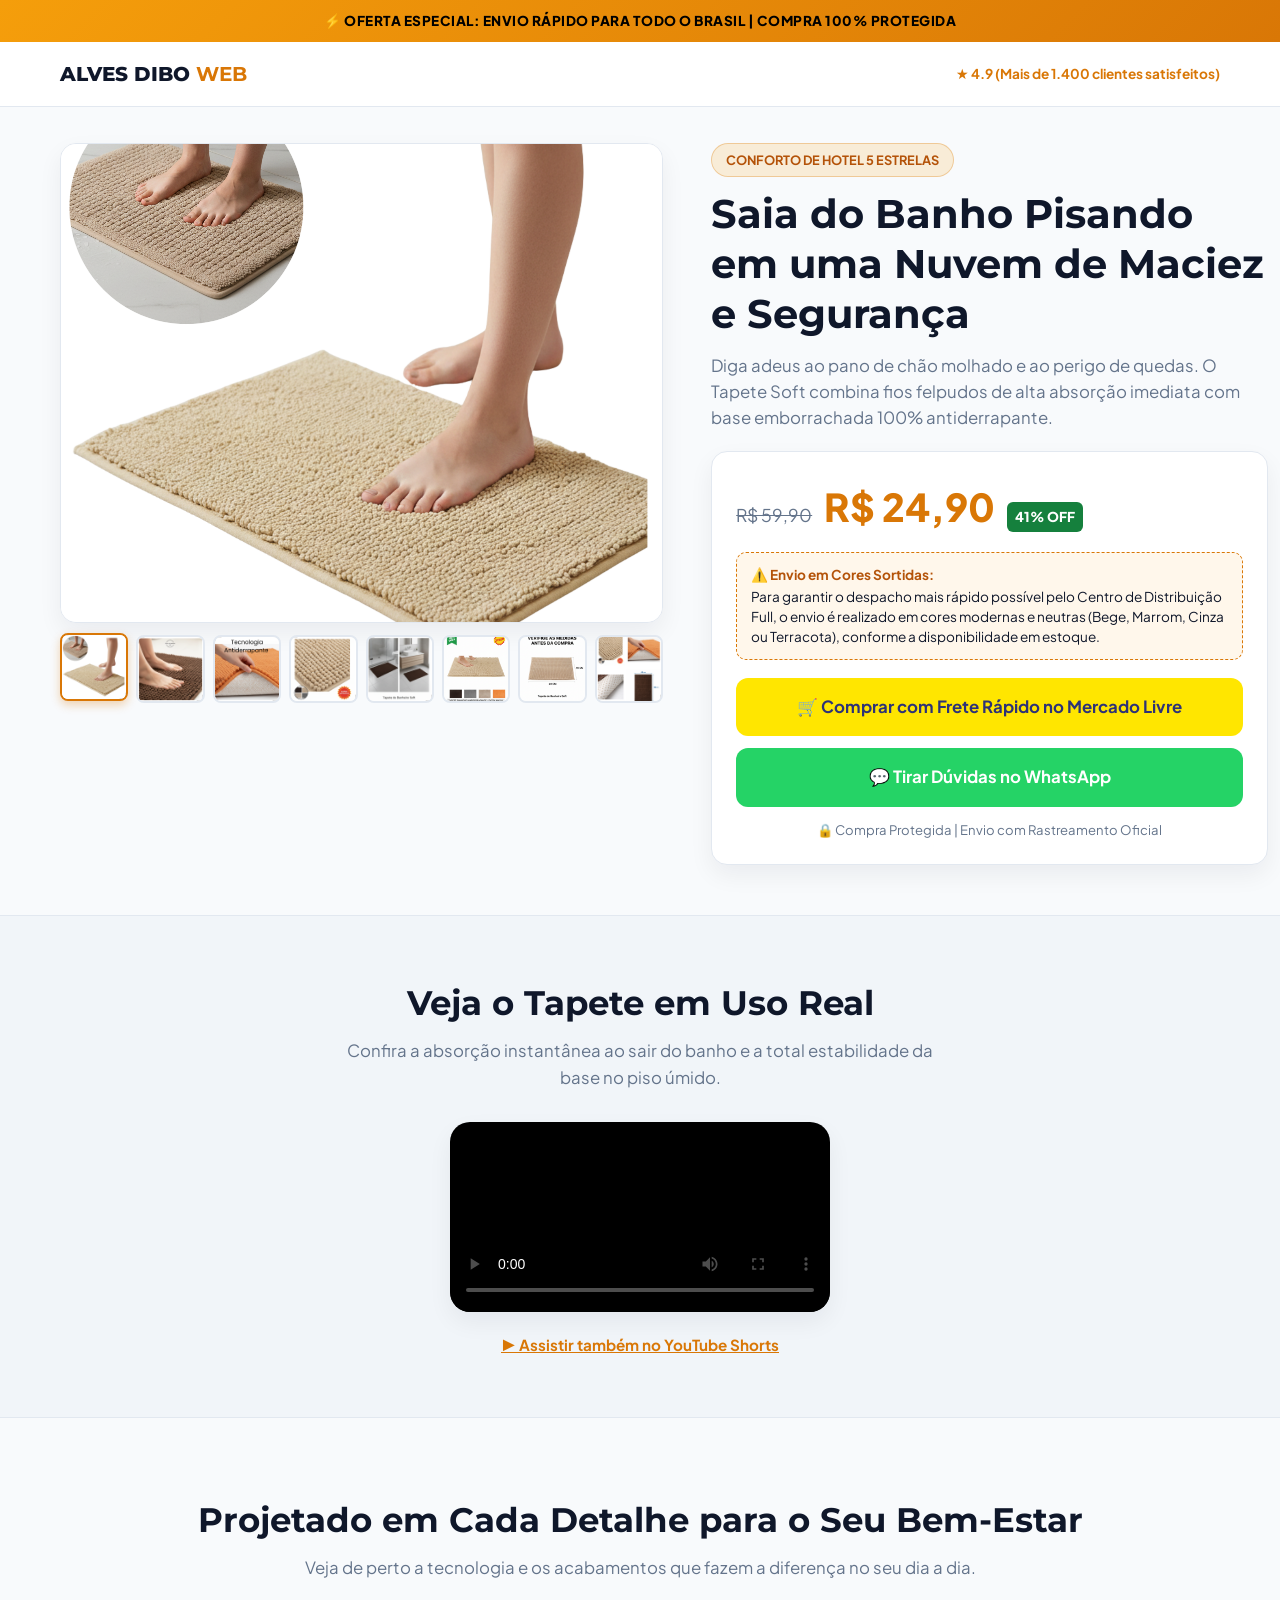
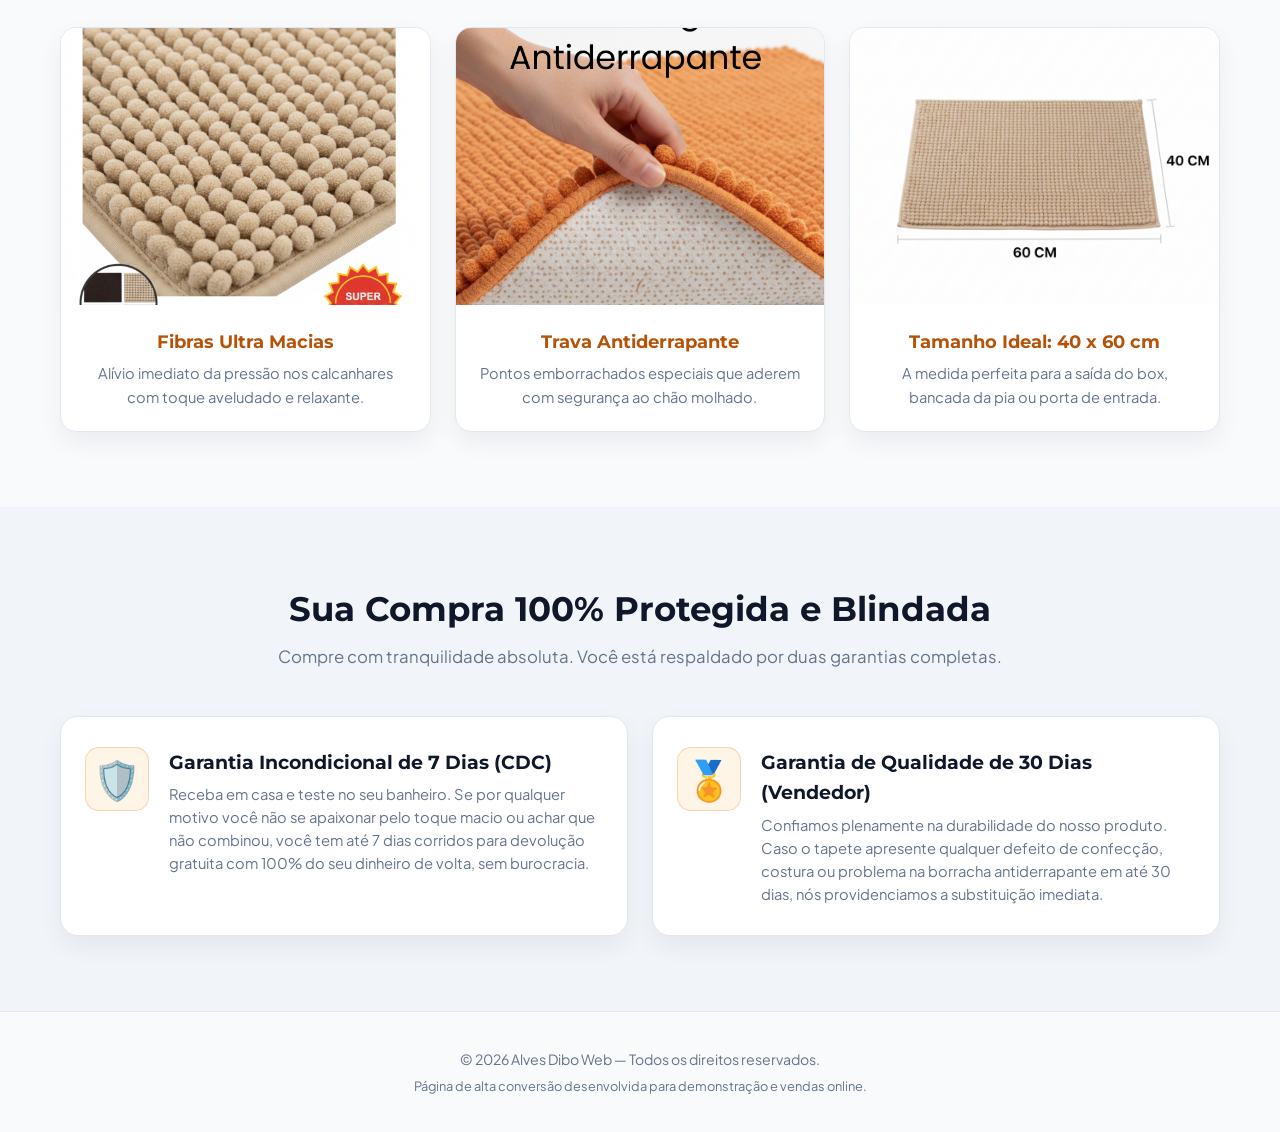
<file: index.html>
<!DOCTYPE html>
<html lang="pt-BR">
<head>
  <meta charset="UTF-8">
  <meta name="viewport" content="width=device-width, initial-scale=1.0">
  <title>Tapete de Banheiro Soft Antiderrapante 40x60 | Alves Dibo Web</title>
  <link rel="stylesheet" href="style.css">
</head>

<body class="tema-clean">

  <div class="top-bar">
    ⚡ Oferta Especial: Envio Rápido para Todo o Brasil | Compra 100% Protegida
  </div>

  <header>
    <div class="container header-content">
      <a href="#" class="brand-box">
        ALVES DIBO <b>WEB</b>
      </a>
      <span class="rating-text">★ 4.9 (Mais de 1.400 clientes satisfeitos)</span>
    </div>
  </header>

  <!-- Hero Section -->
  <section class="hero">
    <div class="container hero-grid">
      
      <!-- Coluna Esquerda: Galeria com 8 Fotos -->
      <div class="gallery-container">
        <div class="main-image-frame">
          <img id="mainImg" src="img/tapete-banheiro-antiderrapante-super-absorvente.png" alt="Tapete de Banheiro Soft Antiderrapante">
        </div>

        <div class="thumb-strip">
          <div class="thumb-item active" onclick="trocarImagem('img/tapete-banheiro-antiderrapante-super-absorvente.png', this)">
            <img src="img/tapete-banheiro-antiderrapante-super-absorvente.png" alt="Tapete de banheiro super absorvente">
          </div>
          <div class="thumb-item" onclick="trocarImagem('img/tapete-box-banheiro-anti-impacto-conforto.png', this)">
            <img src="img/tapete-box-banheiro-anti-impacto-conforto.png" alt="Tapete saída de box macio">
          </div>
          <div class="thumb-item" onclick="trocarImagem('img/base-antiderrapante-tapete-banheiro-seguranca.png', this)">
            <img src="img/base-antiderrapante-tapete-banheiro-seguranca.png" alt="Base antiderrapante segura">
          </div>
          <div class="thumb-item" onclick="trocarImagem('img/textura-microfibra-absorcao-rapida-tapete-banheiro.png', this)">
            <img src="img/textura-microfibra-absorcao-rapida-tapete-banheiro.png" alt="Textura de microfibra de alta absorção">
          </div>
          <div class="thumb-item" onclick="trocarImagem('img/tapete-decorativo-banheiro-suite.png', this)">
            <img src="img/tapete-decorativo-banheiro-suite.png" alt="Tapete decorativo no banheiro">
          </div>
          <div class="thumb-item" onclick="trocarImagem('img/tapete-banheiro-antiderrapante-cores-disponiveis.png', this)">
            <img src="img/tapete-banheiro-antiderrapante-cores-disponiveis.png" alt="Opções de cores do tapete soft">
          </div>
          <div class="thumb-item" onclick="trocarImagem('img/tamanho.png', this)">
            <img src="img/tamanho.png" alt="Medidas do tapete">
          </div>
          <div class="thumb-item" onclick="trocarImagem('img/tapetevarios.png', this)">
            <img src="img/tapetevarios.png" alt="Variações do tapete">
          </div>
        </div>
      </div>

      <!-- Coluna Direita: Informações do Produto -->
      <div class="hero-info">
        <span class="tag">Conforto de Hotel 5 Estrelas</span>
        <h1>Saia do Banho Pisando em uma Nuvem de Maciez e Segurança</h1>
        <p class="lead">Diga adeus ao pano de chão molhado e ao perigo de quedas. O Tapete Soft combina fios felpudos de alta absorção imediata com base emborrachada 100% antiderrapante.</p>

        <div class="purchase-box">
          <div class="price-row">
            <span class="price-old">R$ 59,90</span>
            <span class="price-current">R$ 24,90</span>
            <span class="discount-badge">41% OFF</span>
          </div>

          <!-- Aviso de Cores Sortidas -->
          <div class="stock-notice">
            <strong>⚠️ Envio em Cores Sortidas:</strong>
            Para garantir o despacho mais rápido possível pelo Centro de Distribuição Full, o envio é realizado em cores modernas e neutras (Bege, Marrom, Cinza ou Terracota), conforme a disponibilidade em estoque.
          </div>

          <a href="https://www.mercadolivre.com.br/tapete-de-banheiro-soft-antiderrapante-macio-40x60-conforto/up/MLBU3687775493?pdp_filters=item_id:MLB4379708533" target="_blank" rel="noopener noreferrer" class="btn btn-ml">
            🛒 Comprar com Frete Rápido no Mercado Livre
          </a>

          <a href="https://wa.me/5511976248699?text=Olá!%20Tenho%20interesse%20no%20Tapete%20Soft" target="_blank" class="btn btn-wa">
            💬 Tirar Dúvidas no WhatsApp
          </a>
          
          <div class="security-text">
            🔒 Compra Protegida | Envio com Rastreamento Oficial
          </div>
        </div>
      </div>

    </div>
  </section>

  <!-- Seção de Vídeo -->
  <section class="video-section">
    <div class="container">
      <h2>Veja o Tapete em Uso Real</h2>
      <p>Confira a absorção instantânea ao sair do banho e a total estabilidade da base no piso úmido.</p>
      
      <div class="video-frame">
        <video 
          controls 
          playsinline 
          preload="metadata" 
          poster="https://i.ytimg.com/vi/ejVZUZnrc84/hqdefault.jpg" 
          style="width: 100%; height: auto; display: block; border-radius: 20px;">
          <source src="video/tepeteantiderrapante.mp4#t=1.0" type="video/mp4">
          Seu navegador não suporta a reprodução de vídeo.
        </video>
      </div>

      <div style="margin-top: 20px;">
        <a href="https://youtube.com/shorts/ejVZUZnrc84?feature=share" target="_blank" rel="noopener noreferrer" class="video-link">
          ▶ Assistir também no YouTube Shorts
        </a>
      </div>
    </div>
  </section>

  <!-- Galeria Mosaico com Detalhes -->
  <section class="details-gallery">
    <div class="container">
      <div class="section-title">
        <h2>Projetado em Cada Detalhe para o Seu Bem-Estar</h2>
        <p>Veja de perto a tecnologia e os acabamentos que fazem a diferença no seu dia a dia.</p>
      </div>

      <div class="mosaic-grid">
        <div class="mosaic-card">
          <div class="img-wrap"><img src="img/textura-microfibra-absorcao-rapida-tapete-banheiro.png" alt="Fibras Macias"></div>
          <div class="card-body">
            <h3>Fibras Ultra Macias</h3>
            <p>Alívio imediato da pressão nos calcanhares com toque aveludado e relaxante.</p>
          </div>
        </div>

        <div class="mosaic-card">
          <div class="img-wrap"><img src="img/base-antiderrapante-tapete-banheiro-seguranca.png" alt="Antiderrapante"></div>
          <div class="card-body">
            <h3>Trava Antiderrapante</h3>
            <p>Pontos emborrachados especiais que aderem com segurança ao chão molhado.</p>
          </div>
        </div>

        <div class="mosaic-card">
          <div class="img-wrap"><img src="img/tamanho.png" alt="Dimensões"></div>
          <div class="card-body">
            <h3>Tamanho Ideal: 40 x 60 cm</h3>
            <p>A medida perfeita para a saída do box, bancada da pia ou porta de entrada.</p>
          </div>
        </div>
      </div>
    </div>
  </section>

  <!-- Dupla Garantia Blindada -->
  <section class="warranty-section">
    <div class="container">
      <div class="section-title">
        <h2>Sua Compra 100% Protegida e Blindada</h2>
        <p>Compre com tranquilidade absoluta. Você está respaldado por duas garantias completas.</p>
      </div>

      <div class="warranty-grid">
        <div class="warranty-card">
          <div class="warranty-icon">🛡️</div>
          <div class="warranty-text">
            <h3>Garantia Incondicional de 7 Dias (CDC)</h3>
            <p>Receba em casa e teste no seu banheiro. Se por qualquer motivo você não se apaixonar pelo toque macio ou achar que não combinou, você tem até 7 dias corridos para devolução gratuita com 100% do seu dinheiro de volta, sem burocracia.</p>
          </div>
        </div>

        <div class="warranty-card">
          <div class="warranty-icon">🏅</div>
          <div class="warranty-text">
            <h3>Garantia de Qualidade de 30 Dias (Vendedor)</h3>
            <p>Confiamos plenamente na durabilidade do nosso produto. Caso o tapete apresente qualquer defeito de confecção, costura ou problema na borracha antiderrapante em até 30 dias, nós providenciamos a substituição imediata.</p>
          </div>
        </div>
      </div>
    </div>
  </section>

  <footer>
    <div class="container">
      <p>&copy; 2026 Alves Dibo Web — Todos os direitos reservados.</p>
      <p style="font-size: 0.8rem; margin-top: 5px;">Página de alta conversão desenvolvida para demonstração e vendas online.</p>
    </div>
  </footer>

  <script src="script.js"></script>
</body>
</html>
</file>
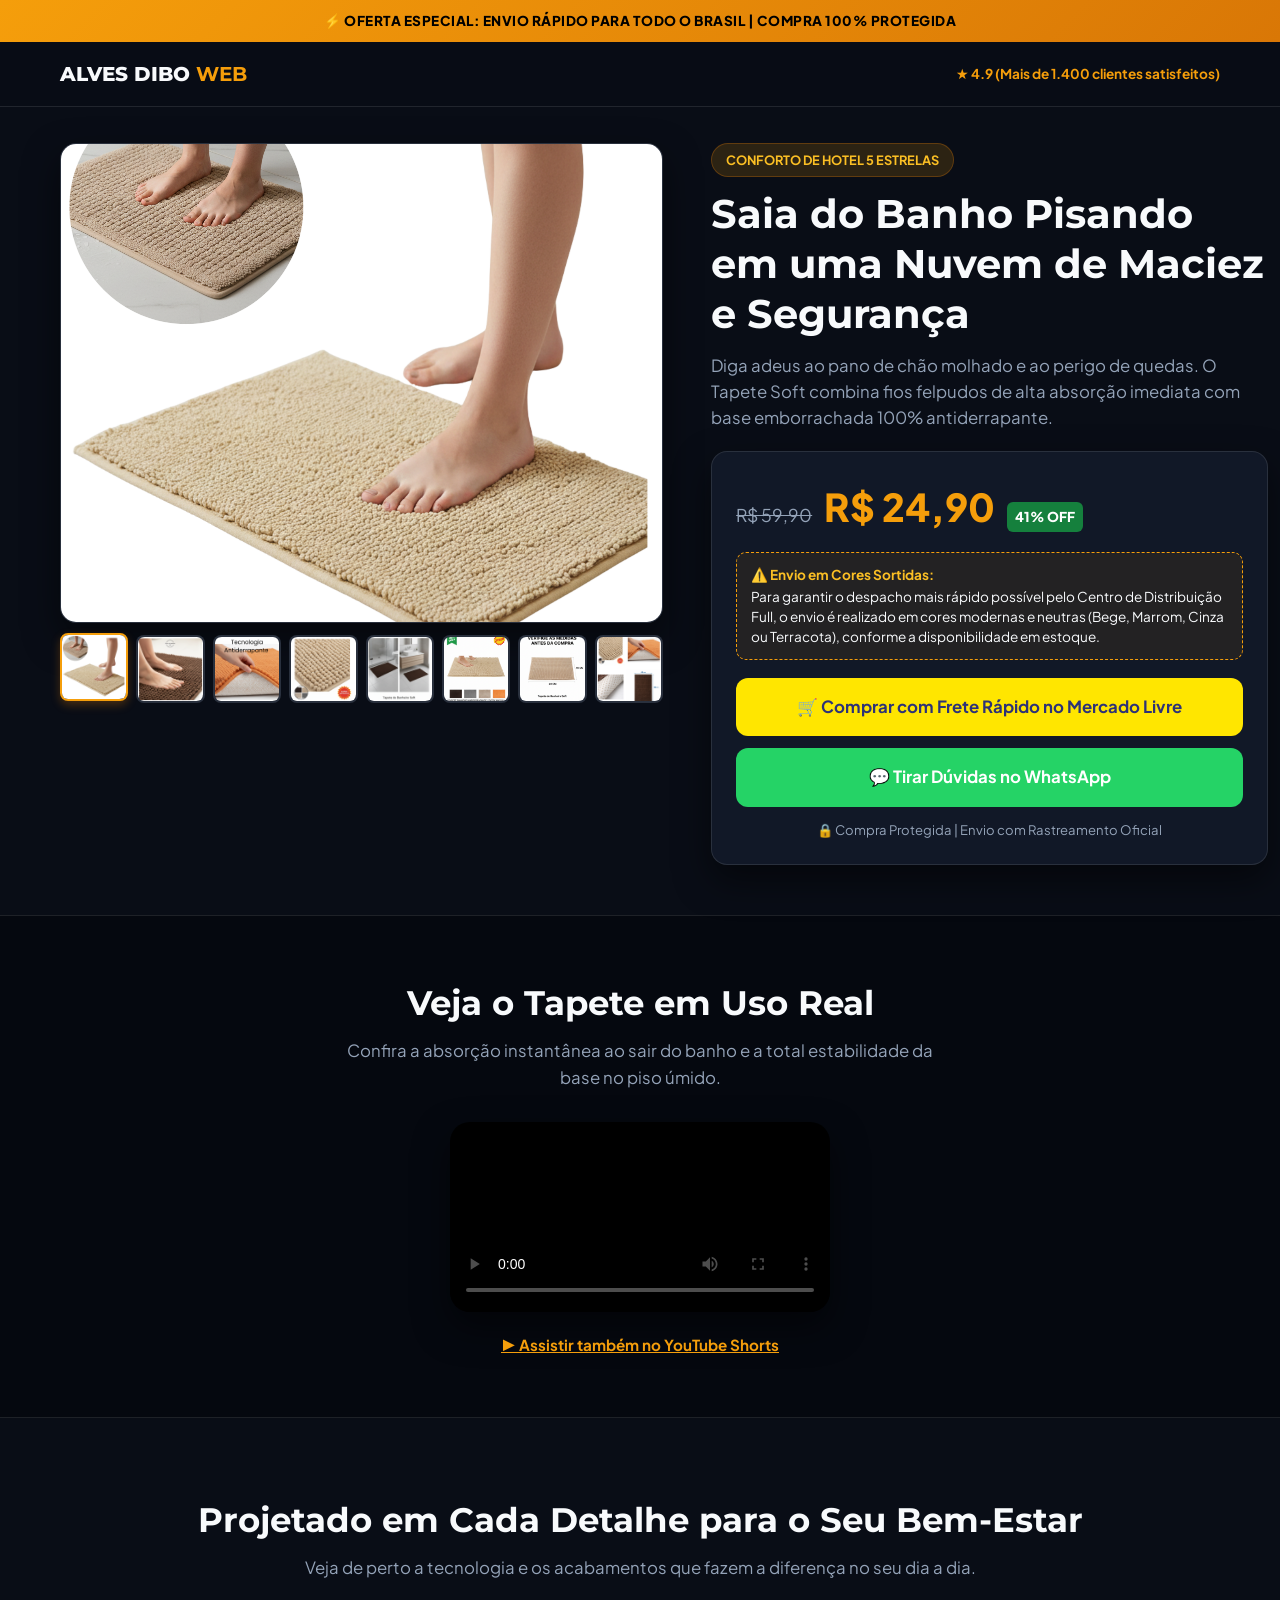
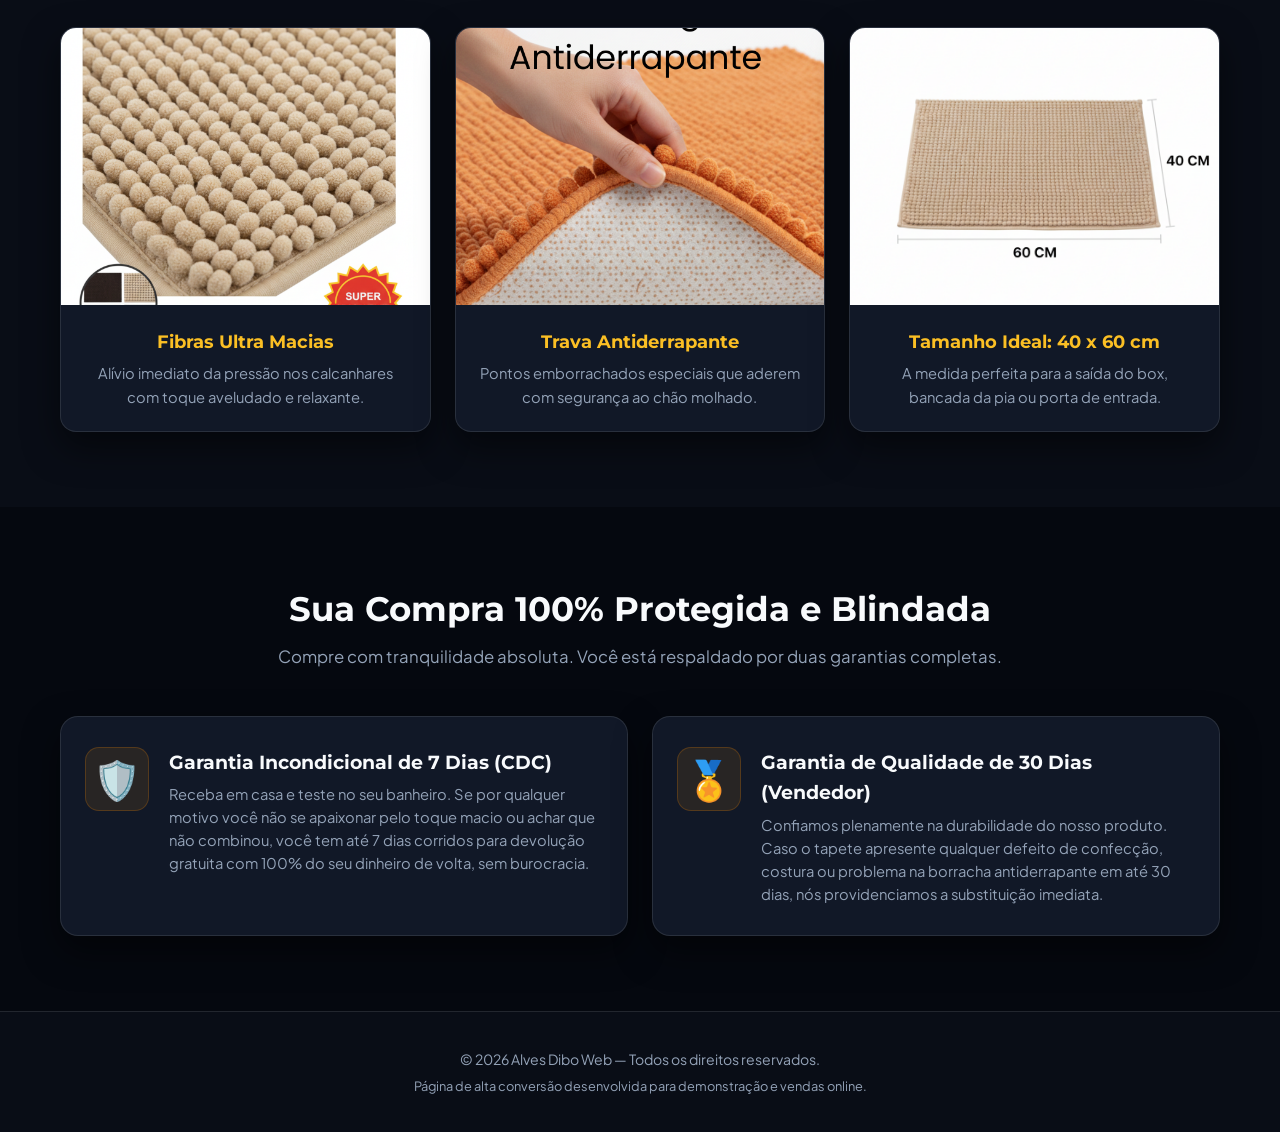
<file: indexdark.html>
<!DOCTYPE html>
<html lang="pt-BR">
<head>
  <meta charset="UTF-8">
  <meta name="viewport" content="width=device-width, initial-scale=1.0">
  <title>Tapete de Banheiro Soft Antiderrapante 40x60 | Alves Dibo Web</title>
  <link rel="stylesheet" href="style.css">
</head>

<body class="tema-dark">

  <div class="top-bar">
    ⚡ Oferta Especial: Envio Rápido para Todo o Brasil | Compra 100% Protegida
  </div>

  <header>
    <div class="container header-content">
      <a href="#" class="brand-box">
        ALVES DIBO <b>WEB</b>
      </a>
      <span class="rating-text">★ 4.9 (Mais de 1.400 clientes satisfeitos)</span>
    </div>
  </header>

  <!-- Hero Section -->
  <section class="hero">
    <div class="container hero-grid">
      
      <!-- Coluna Esquerda: Galeria com 8 Fotos -->
      <div class="gallery-container">
        <div class="main-image-frame">
          <img id="mainImg" src="img/tapete-banheiro-antiderrapante-super-absorvente.png" alt="Tapete de Banheiro Soft Antiderrapante">
        </div>

        <div class="thumb-strip">
          <div class="thumb-item active" onclick="trocarImagem('img/tapete-banheiro-antiderrapante-super-absorvente.png', this)">
            <img src="img/tapete-banheiro-antiderrapante-super-absorvente.png" alt="Tapete de banheiro super absorvente">
          </div>
          <div class="thumb-item" onclick="trocarImagem('img/tapete-box-banheiro-anti-impacto-conforto.png', this)">
            <img src="img/tapete-box-banheiro-anti-impacto-conforto.png" alt="Tapete saída de box macio">
          </div>
          <div class="thumb-item" onclick="trocarImagem('img/base-antiderrapante-tapete-banheiro-seguranca.png', this)">
            <img src="img/base-antiderrapante-tapete-banheiro-seguranca.png" alt="Base antiderrapante segura">
          </div>
          <div class="thumb-item" onclick="trocarImagem('img/textura-microfibra-absorcao-rapida-tapete-banheiro.png', this)">
            <img src="img/textura-microfibra-absorcao-rapida-tapete-banheiro.png" alt="Textura de microfibra de alta absorção">
          </div>
          <div class="thumb-item" onclick="trocarImagem('img/tapete-decorativo-banheiro-suite.png', this)">
            <img src="img/tapete-decorativo-banheiro-suite.png" alt="Tapete decorativo no banheiro">
          </div>
          <div class="thumb-item" onclick="trocarImagem('img/tapete-banheiro-antiderrapante-cores-disponiveis.png', this)">
            <img src="img/tapete-banheiro-antiderrapante-cores-disponiveis.png" alt="Opções de cores do tapete soft">
          </div>
          <div class="thumb-item" onclick="trocarImagem('img/tamanho.png', this)">
            <img src="img/tamanho.png" alt="Medidas do tapete">
          </div>
          <div class="thumb-item" onclick="trocarImagem('img/tapetevarios.png', this)">
            <img src="img/tapetevarios.png" alt="Variações do tapete">
          </div>
        </div>
      </div>

      <!-- Coluna Direita: Informações do Produto -->
      <div class="hero-info">
        <span class="tag">Conforto de Hotel 5 Estrelas</span>
        <h1>Saia do Banho Pisando em uma Nuvem de Maciez e Segurança</h1>
        <p class="lead">Diga adeus ao pano de chão molhado e ao perigo de quedas. O Tapete Soft combina fios felpudos de alta absorção imediata com base emborrachada 100% antiderrapante.</p>

        <div class="purchase-box">
          <div class="price-row">
            <span class="price-old">R$ 59,90</span>
            <span class="price-current">R$ 24,90</span>
            <span class="discount-badge">41% OFF</span>
          </div>

          <!-- Aviso de Cores Sortidas -->
          <div class="stock-notice">
            <strong>⚠️ Envio em Cores Sortidas:</strong>
            Para garantir o despacho mais rápido possível pelo Centro de Distribuição Full, o envio é realizado em cores modernas e neutras (Bege, Marrom, Cinza ou Terracota), conforme a disponibilidade em estoque.
          </div>

          <a href="https://www.mercadolivre.com.br/tapete-de-banheiro-soft-antiderrapante-macio-40x60-conforto/up/MLBU3687775493?pdp_filters=item_id:MLB4379708533" target="_blank" rel="noopener noreferrer" class="btn btn-ml">
            🛒 Comprar com Frete Rápido no Mercado Livre
          </a>

          <a href="https://wa.me/5511976248699?text=Olá!%20Tenho%20interesse%20no%20Tapete%20Soft" target="_blank" class="btn btn-wa">
            💬 Tirar Dúvidas no WhatsApp
          </a>
          
          <div class="security-text">
            🔒 Compra Protegida | Envio com Rastreamento Oficial
          </div>
        </div>
      </div>

    </div>
  </section>

  <!-- Seção de Vídeo -->
  <section class="video-section">
    <div class="container">
      <h2>Veja o Tapete em Uso Real</h2>
      <p>Confira a absorção instantânea ao sair do banho e a total estabilidade da base no piso úmido.</p>
      
      <div class="video-frame">
        <video 
          controls 
          playsinline 
          preload="metadata" 
          poster="https://i.ytimg.com/vi/ejVZUZnrc84/hqdefault.jpg" 
          style="width: 100%; height: auto; display: block; border-radius: 20px;">
          <source src="video/tepeteantiderrapante.mp4#t=1.0" type="video/mp4">
          Seu navegador não suporta a reprodução de vídeo.
        </video>
      </div>

      <div style="margin-top: 20px;">
        <a href="https://youtube.com/shorts/ejVZUZnrc84?feature=share" target="_blank" rel="noopener noreferrer" class="video-link">
          ▶ Assistir também no YouTube Shorts
        </a>
      </div>
    </div>
  </section>

  <!-- Galeria Mosaico com Detalhes -->
  <section class="details-gallery">
    <div class="container">
      <div class="section-title">
        <h2>Projetado em Cada Detalhe para o Seu Bem-Estar</h2>
        <p>Veja de perto a tecnologia e os acabamentos que fazem a diferença no seu dia a dia.</p>
      </div>

      <div class="mosaic-grid">
        <div class="mosaic-card">
          <div class="img-wrap"><img src="img/textura-microfibra-absorcao-rapida-tapete-banheiro.png" alt="Fibras Macias"></div>
          <div class="card-body">
            <h3>Fibras Ultra Macias</h3>
            <p>Alívio imediato da pressão nos calcanhares com toque aveludado e relaxante.</p>
          </div>
        </div>

        <div class="mosaic-card">
          <div class="img-wrap"><img src="img/base-antiderrapante-tapete-banheiro-seguranca.png" alt="Antiderrapante"></div>
          <div class="card-body">
            <h3>Trava Antiderrapante</h3>
            <p>Pontos emborrachados especiais que aderem com segurança ao chão molhado.</p>
          </div>
        </div>

        <div class="mosaic-card">
          <div class="img-wrap"><img src="img/tamanho.png" alt="Dimensões"></div>
          <div class="card-body">
            <h3>Tamanho Ideal: 40 x 60 cm</h3>
            <p>A medida perfeita para a saída do box, bancada da pia ou porta de entrada.</p>
          </div>
        </div>
      </div>
    </div>
  </section>

  <!-- Dupla Garantia Blindada -->
  <section class="warranty-section">
    <div class="container">
      <div class="section-title">
        <h2>Sua Compra 100% Protegida e Blindada</h2>
        <p>Compre com tranquilidade absoluta. Você está respaldado por duas garantias completas.</p>
      </div>

      <div class="warranty-grid">
        <div class="warranty-card">
          <div class="warranty-icon">🛡️</div>
          <div class="warranty-text">
            <h3>Garantia Incondicional de 7 Dias (CDC)</h3>
            <p>Receba em casa e teste no seu banheiro. Se por qualquer motivo você não se apaixonar pelo toque macio ou achar que não combinou, você tem até 7 dias corridos para devolução gratuita com 100% do seu dinheiro de volta, sem burocracia.</p>
          </div>
        </div>

        <div class="warranty-card">
          <div class="warranty-icon">🏅</div>
          <div class="warranty-text">
            <h3>Garantia de Qualidade de 30 Dias (Vendedor)</h3>
            <p>Confiamos plenamente na durabilidade do nosso produto. Caso o tapete apresente qualquer defeito de confecção, costura ou problema na borracha antiderrapante em até 30 dias, nós providenciamos a substituição imediata.</p>
          </div>
        </div>
      </div>
    </div>
  </section>

  <footer>
    <div class="container">
      <p>&copy; 2026 Alves Dibo Web — Todos os direitos reservados.</p>
      <p style="font-size: 0.8rem; margin-top: 5px;">Página de alta conversão desenvolvida para demonstração e vendas online.</p>
    </div>
  </footer>

  <script src="script.js"></script>
</body>
</html>
</file>
<file: style.css>
@import url('https://fonts.googleapis.com/css2?family=Montserrat:wght@400;500;600;700;800&family=Plus+Jakarta+Sans:wght@400;500;600;700;800&display=swap');

/* ============================================================
   1. DEFINIÇÃO COMPLETA DOS 3 TEMAS
   ============================================================ */

/* TEMA 1: CLEAN / CLARO (PADRÃO) */
body.tema-clean,
body:not([class*="tema-"]) {
  --bg-page: #f8fafc;
  --bg-card: #ffffff;
  --bg-section-alt: #f1f5f9;
  --text-main: #0f172a;
  --text-muted: #64748b;
  --gold: #d97706;
  --gold-light: #b45309;
  --gold-gradient: linear-gradient(135deg, #f59e0b 0%, #d97706 100%);
  --border-subtle: #e2e8f0;
  --shadow-card: 0 10px 25px rgba(15, 23, 42, 0.06);
  --header-bg: rgba(255, 255, 255, 0.95);
}

/* TEMA 2: SPA / ACONCHEGO AREIA */
body.tema-spa {
  --bg-page: #fdfbf7;
  --bg-card: #ffffff;
  --bg-section-alt: #f5efe6;
  --text-main: #292524;
  --text-muted: #57534e;
  --gold: #c2410c;
  --gold-light: #9a3412;
  --gold-gradient: linear-gradient(135deg, #d97706 0%, #b45309 100%);
  --border-subtle: #e7e5e4;
  --shadow-card: 0 10px 25px rgba(41, 37, 36, 0.05);
  --header-bg: rgba(253, 251, 247, 0.95);
}

/* TEMA 3: DARK LUXURY (ESCURO / ELEGANTE) */
body.tema-dark {
  --bg-page: #090d16;
  --bg-card: #111827;
  --bg-section-alt: #05080f;
  --text-main: #f8fafc;
  --text-muted: #94a3b8;
  --gold: #f59e0b;
  --gold-light: #fbbf24;
  --gold-gradient: linear-gradient(135deg, #f59e0b 0%, #d97706 100%);
  --border-subtle: rgba(255, 255, 255, 0.1);
  --shadow-card: 0 15px 35px rgba(0, 0, 0, 0.5);
  --header-bg: rgba(9, 13, 22, 0.95);
}

:root {
  --cta-ml: #ffe600;
  --cta-ml-text: #2d3277;
  --cta-wa: #25d366;
}

* {
  margin: 0;
  padding: 0;
  box-sizing: border-box;
}

body {
  font-family: 'Plus Jakarta Sans', sans-serif;
  background-color: var(--bg-page);
  color: var(--text-main);
  line-height: 1.6;
  overflow-x: hidden;
  transition: background-color 0.3s ease, color 0.3s ease;
}

h1, h2, h3, h4, .brand-box {
  font-family: 'Montserrat', sans-serif;
  font-weight: 700;
  color: var(--text-main);
}

/* Container Centralizado */
.container {
  width: 100%;
  max-width: 1200px;
  margin: 0 auto;
  padding: 0 20px;
}

/* Barra Superior */
.top-bar {
  background: var(--gold-gradient);
  color: #000;
  text-align: center;
  padding: 10px 16px;
  font-size: 0.85rem;
  font-weight: 800;
  letter-spacing: 0.5px;
  text-transform: uppercase;
}

/* Header */
header {
  padding: 16px 0;
  border-bottom: 1px solid var(--border-subtle);
  background: var(--header-bg);
  backdrop-filter: blur(10px);
  position: sticky;
  top: 0;
  z-index: 100;
  transition: background 0.3s ease;
}

.header-content {
  display: flex;
  justify-content: space-between;
  align-items: center;
}

.brand-box {
  text-decoration: none;
  font-size: 1.25rem;
  font-weight: 800;
}

.brand-box b {
  color: var(--gold);
}

.rating-text {
  font-size: 0.85rem;
  color: var(--gold);
  font-weight: 700;
}

/* ============================================================
   HERO: GALERIA NA ESQUERDA | TEXTO NA DIREITA
   ============================================================ */
.hero {
  padding: 36px 0 50px;
}

.hero-grid {
  display: grid;
  grid-template-columns: 1fr;
  gap: 32px;
  align-items: start;
}

@media (min-width: 860px) {
  .hero-grid {
    grid-template-columns: 52% 48%;
    gap: 48px;
  }
}

/* Galeria */
.gallery-container {
  display: flex;
  flex-direction: column;
  gap: 12px;
  width: 100%;
}

.main-image-frame {
  width: 100%;
  height: 420px;
  border-radius: 16px;
  overflow: hidden;
  background: var(--bg-card);
  border: 1px solid var(--border-subtle);
  box-shadow: var(--shadow-card);
  display: flex;
  align-items: center;
  justify-content: center;
}

@media (min-width: 1024px) {
  .main-image-frame {
    height: 480px;
  }
}

.main-image-frame img {
  width: 100%;
  height: 100%;
  object-fit: cover;
  display: block;
}

.thumb-strip {
  display: grid;
  grid-template-columns: repeat(8, 1fr);
  gap: 8px;
}

.thumb-item {
  aspect-ratio: 1 / 1;
  border-radius: 8px;
  overflow: hidden;
  border: 2px solid var(--border-subtle);
  cursor: pointer;
  background: var(--bg-card);
  transition: all 0.2s ease;
}

.thumb-item img {
  width: 100%;
  height: 100%;
  object-fit: cover;
  display: block;
}

.thumb-item.active,
.thumb-item:hover {
  border-color: var(--gold);
  transform: translateY(-2px);
  box-shadow: 0 4px 10px rgba(217, 119, 6, 0.3);
}

/* Informações do Produto (Coluna Direita) */
.hero-info {
  display: flex;
  flex-direction: column;
  width: 100%;
}

.hero-info .tag {
  display: inline-block;
  align-self: flex-start;
  padding: 6px 14px;
  background: rgba(245, 158, 11, 0.15);
  color: var(--gold-light);
  border: 1px solid rgba(217, 119, 6, 0.3);
  border-radius: 50px;
  font-size: 0.8rem;
  font-weight: 700;
  text-transform: uppercase;
  margin-bottom: 12px;
}

.hero-info h1 {
  font-size: 2.1rem;
  line-height: 1.25;
  margin-bottom: 14px;
}

@media (min-width: 1024px) {
  .hero-info h1 {
    font-size: 2.5rem;
  }
}

.hero-info p.lead {
  color: var(--text-muted);
  font-size: 1.05rem;
  margin-bottom: 20px;
  line-height: 1.55;
}

/* Box de Compra */
.purchase-box {
  background: var(--bg-card);
  border: 1px solid var(--border-subtle);
  border-radius: 16px;
  padding: 24px;
  box-shadow: var(--shadow-card);
}

.price-row {
  display: flex;
  align-items: baseline;
  gap: 12px;
  margin-bottom: 14px;
}

.price-old {
  font-size: 1.1rem;
  color: var(--text-muted);
  text-decoration: line-through;
}

.price-current {
  font-size: 2.4rem;
  font-weight: 800;
  color: var(--gold);
}

.discount-badge {
  background: #15803d;
  color: #fff;
  font-size: 0.85rem;
  font-weight: 800;
  padding: 4px 8px;
  border-radius: 6px;
}

.stock-notice {
  background: rgba(245, 158, 11, 0.08);
  border: 1px dashed var(--gold);
  border-radius: 10px;
  padding: 12px 14px;
  margin-bottom: 18px;
  font-size: 0.85rem;
  color: var(--text-main);
  line-height: 1.45;
}

.stock-notice strong {
  color: var(--gold-light);
  display: block;
  margin-bottom: 3px;
}

.btn {
  display: flex;
  align-items: center;
  justify-content: center;
  gap: 10px;
  width: 100%;
  padding: 16px;
  border-radius: 12px;
  font-weight: 700;
  text-decoration: none;
  font-size: 1.05rem;
  cursor: pointer;
  transition: all 0.2s ease;
  margin-bottom: 12px;
  border: none;
}

.btn-ml {
  background: var(--cta-ml);
  color: var(--cta-ml-text);
}

.btn-ml:hover {
  transform: translateY(-2px);
  box-shadow: 0 8px 20px rgba(255, 230, 0, 0.35);
}

.btn-wa {
  background: var(--cta-wa);
  color: #fff;
}

.btn-wa:hover {
  transform: translateY(-2px);
  box-shadow: 0 8px 20px rgba(37, 211, 102, 0.3);
}

.security-text {
  text-align: center;
  font-size: 0.82rem;
  color: var(--text-muted);
  margin-top: 8px;
}

/* ============================================================
   SEÇÃO DE VÍDEO
   ============================================================ */
.video-section {
  padding: 60px 0;
  background: var(--bg-section-alt);
  border-top: 1px solid var(--border-subtle);
  border-bottom: 1px solid var(--border-subtle);
  text-align: center;
}

.video-section h2 {
  font-size: 2.1rem;
  margin-bottom: 8px;
}

.video-section p {
  color: var(--text-muted);
  max-width: 600px;
  margin: 0 auto 30px;
  font-size: 1.05rem;
}

.video-frame {
  max-width: 380px;
  margin: 0 auto;
  border-radius: 20px;
  overflow: hidden;
  box-shadow: var(--shadow-card);
  background: #000;
}

.video-link {
  font-size: 0.95rem;
  color: var(--gold);
  text-decoration: underline;
  font-weight: 700;
}

/* ============================================================
   MOSAICO DE DETALHES
   ============================================================ */
.details-gallery {
  padding: 75px 0;
}

.section-title {
  text-align: center;
  margin-bottom: 45px;
}

.section-title h2 {
  font-size: 2.1rem;
  margin-bottom: 8px;
}

.section-title p {
  color: var(--text-muted);
  font-size: 1.05rem;
}

.mosaic-grid {
  display: grid;
  grid-template-columns: 1fr;
  gap: 24px;
}

@media (min-width: 768px) {
  .mosaic-grid {
    grid-template-columns: repeat(3, 1fr);
  }
}

.mosaic-card {
  background: var(--bg-card);
  border: 1px solid var(--border-subtle);
  border-radius: 16px;
  overflow: hidden;
  box-shadow: var(--shadow-card);
}

.mosaic-card .img-wrap {
  width: 100%;
  aspect-ratio: 4 / 3;
  overflow: hidden;
  background: var(--bg-section-alt);
}

.mosaic-card .img-wrap img {
  width: 100%;
  height: 100%;
  object-fit: cover;
  display: block;
}

.mosaic-card .card-body {
  padding: 22px;
  text-align: center;
}

.mosaic-card .card-body h3 {
  font-size: 1.15rem;
  color: var(--gold-light);
  margin-bottom: 6px;
}

.mosaic-card .card-body p {
  font-size: 0.92rem;
  color: var(--text-muted);
}

/* ============================================================
   DUPLA GARANTIA
   ============================================================ */
.warranty-section {
  padding: 75px 0;
  background: var(--bg-section-alt);
}

.warranty-grid {
  display: grid;
  grid-template-columns: 1fr;
  gap: 24px;
}

@media (min-width: 768px) {
  .warranty-grid {
    grid-template-columns: 1fr 1fr;
  }
}

.warranty-card {
  background: var(--bg-card);
  border: 1px solid var(--border-subtle);
  border-radius: 18px;
  padding: 30px 24px;
  display: flex;
  gap: 20px;
  align-items: flex-start;
  box-shadow: var(--shadow-card);
}

.warranty-icon {
  font-size: 2.4rem;
  background: rgba(245, 158, 11, 0.1);
  border: 1px solid rgba(217, 119, 6, 0.25);
  width: 64px;
  height: 64px;
  border-radius: 14px;
  display: flex;
  align-items: center;
  justify-content: center;
  flex-shrink: 0;
}

.warranty-text h3 {
  font-size: 1.2rem;
  margin-bottom: 6px;
}

.warranty-text p {
  font-size: 0.92rem;
  color: var(--text-muted);
  line-height: 1.55;
}

/* Footer */
footer {
  padding: 36px 0;
  text-align: center;
  border-top: 1px solid var(--border-subtle);
  color: var(--text-muted);
  font-size: 0.88rem;
}
</file>
